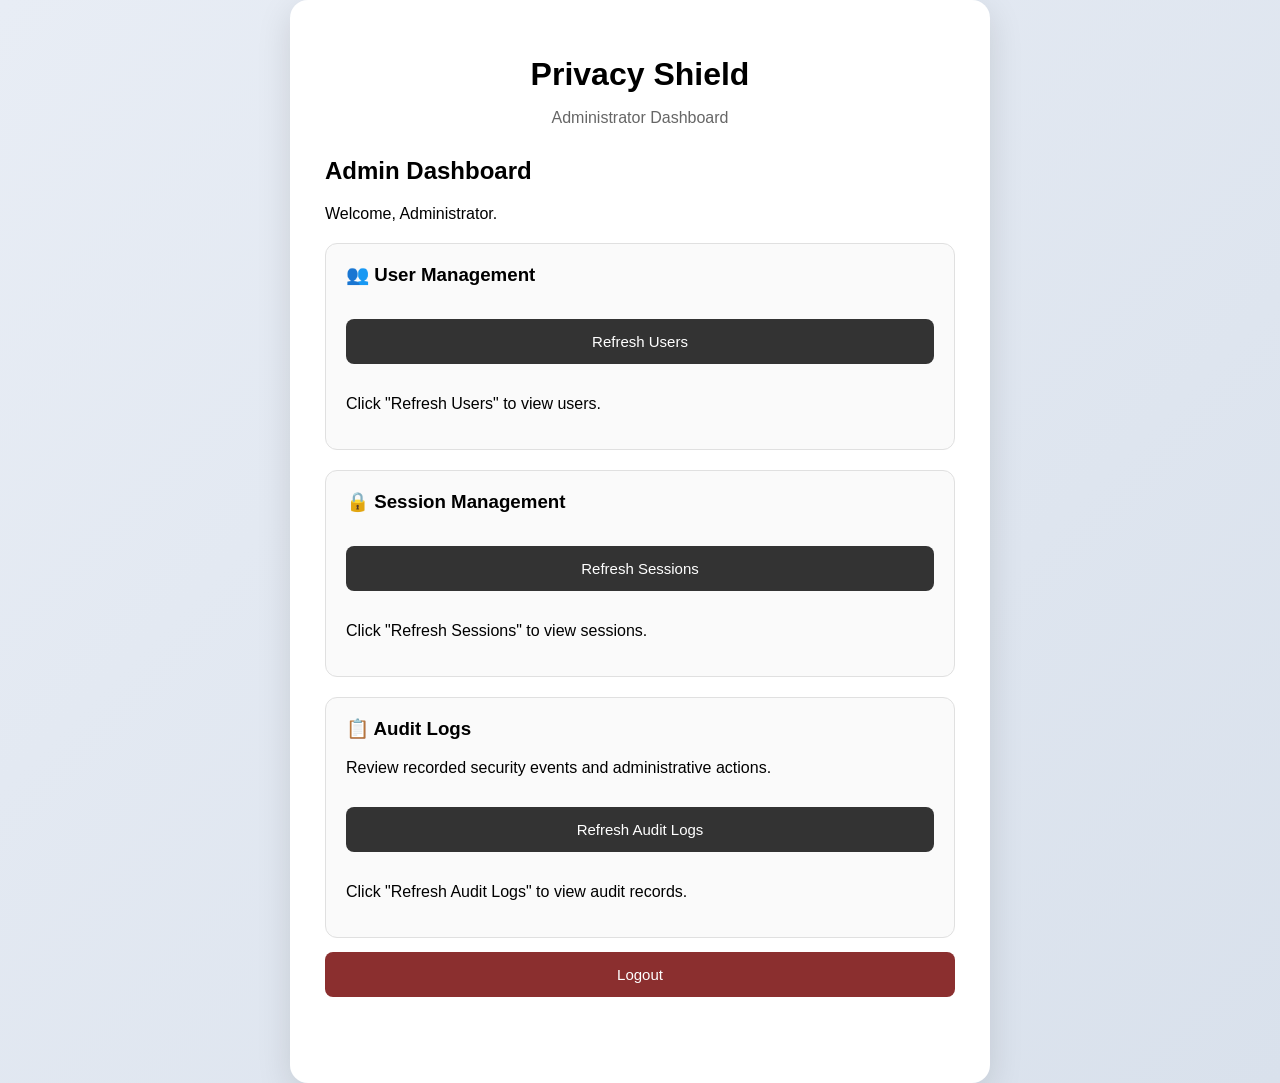
<file: src/main/resources/static/admin-dashboard.html>
<!DOCTYPE html>
<html lang="en">

<head>

    <meta charset="UTF-8">

    <meta name="viewport"
          content="width=device-width, initial-scale=1.0">

    <title>Privacy Shield - Admin Dashboard</title>

    <link rel="stylesheet"
          href="css/style.css">

</head>

<body>

<div class="container">

    <div class="card dashboard-container">

        <!-- ============================= -->
        <!-- HEADER -->
        <!-- ============================= -->

        <h1>Privacy Shield</h1>

        <p class="subtitle">
            Administrator Dashboard
        </p>

        <h2>Admin Dashboard</h2>

        <p>
            Welcome, Administrator.
        </p>


        <!-- ============================= -->
        <!-- USER MANAGEMENT -->
        <!-- ============================= -->

        <div class="dashboard-card">

            <h3>
                👥 User Management
            </h3>

            <button onclick="loadUsers()">
                Refresh Users
            </button>

            <div id="userList"
                 class="table-container">

                <p>
                    Click "Refresh Users" to view users.
                </p>

            </div>

        </div>


        <!-- ============================= -->
        <!-- SESSION MANAGEMENT -->
        <!-- ============================= -->

        <div class="dashboard-card">

            <h3>
                🔒 Session Management
            </h3>

            <button onclick="loadSessions()">
                Refresh Sessions
            </button>

            <div id="sessionList"
                 class="table-container">

                <p>
                    Click "Refresh Sessions" to view sessions.
                </p>

            </div>

        </div>

        
<!-- ============================= -->
<!-- AUDIT LOGS -->
<!-- ============================= -->

<div class="dashboard-card">

    <h3>📋 Audit Logs</h3>

    <p>
        Review recorded security events and administrative actions.
    </p>

    <button onclick="loadAuditLogs()">
        Refresh Audit Logs
    </button>

    <div id="auditLogList" class="table-container">
        <p>Click "Refresh Audit Logs" to view audit records.</p>
    </div>

</div>


        <!-- ============================= -->
        <!-- LOGOUT -->
        <!-- ============================= -->

        <button
            class="logout-button"
            onclick="logoutAdmin()">

            Logout

        </button>

        <p id="adminMessage"></p>

    </div>

</div>


<script src="js/admin.js"></script>

</body>

</html>
</file>
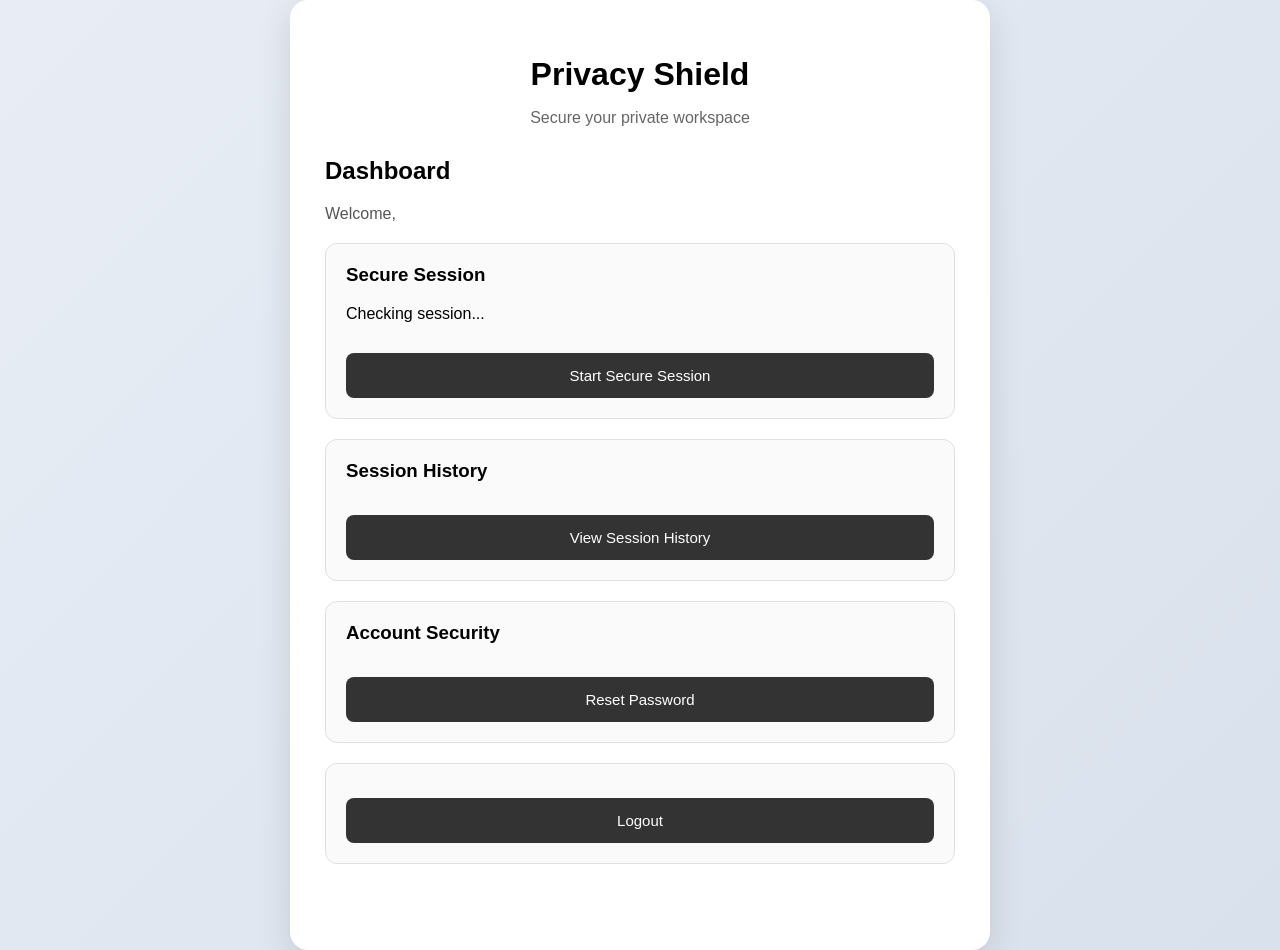
<file: src/main/resources/static/dashboard.html>
<!DOCTYPE html>
<html lang="en">

<head>
    <meta charset="UTF-8">
    <meta name="viewport" content="width=device-width, initial-scale=1.0">

    <title>Privacy Shield - Dashboard</title>

    <link rel="stylesheet" href="css/style.css">
</head>

<body>

<div class="container">

    <div class="card dashboard-container">

        <h1>Privacy Shield</h1>

        <p class="subtitle">
            Secure your private workspace
        </p>

        <h2>Dashboard</h2>

        <p class="dashboard-text">
            Welcome, <strong id="welcomeMessage"></strong>
        </p>


        <!-- SESSION STATUS -->

        <div class="dashboard-card">

            <h3>Secure Session</h3>

            <p id="sessionStatus">
                Checking session...
            </p>

            <div id="sessionIdDisplay" class="hidden">

                <p>
                    Session ID:
                    <strong id="sessionId"></strong>
                </p>

            </div>

            <button
                id="startSessionButton"
                onclick="createWorkspace()">

                Start Secure Session

            </button>

            <button
                id="endSessionButton"
                class="hidden"
                onclick="endSecureSession()">

                End Secure Session

            </button>

        </div>


        <!-- WORKSPACE -->

        <div
            id="workspaceCard"
            class="dashboard-card hidden">

            <h3>Secure Workspace</h3>

            <p>
                Your private workspace is ready.
            </p>

            <button onclick="openWorkspace()">

                Open Secure Workspace

            </button>

        </div>


        <!-- SESSION HISTORY -->

        <div class="dashboard-card">

            <h3>Session History</h3>

            <button onclick="viewSessions()">

                View Session History

            </button>

            <div
                id="sessionHistory"
                class="hidden">

            </div>

        </div>


        <!-- PASSWORD RESET -->

        <div class="dashboard-card">

            <h3>Account Security</h3>

            <button onclick="showResetPassword()">

                Reset Password

            </button>


            <div
                id="resetPasswordSection"
                class="hidden">

                <br>

                <input
                    type="password"
                    id="newPassword"
                    placeholder="Enter new password"
                >

                <button onclick="resetPassword()">

                    Change Password

                </button>

                <p id="resetMessage"></p>

            </div>

        </div>


        <!-- LOGOUT -->

        <div class="dashboard-card">

            <button onclick="logoutUser()">

                Logout

            </button>

        </div>


        <p id="dashboardMessage"></p>

    </div>

</div>


<script src="js/app.js"></script>

</body>

</html>
</file>
<file: src/main/resources/static/css/style.css>
* {
    box-sizing: border-box;
}


body {

    margin: 0;

    font-family:
        Arial,
        sans-serif;

    background:
        linear-gradient(
            135deg,
            #e8edf5,
            #d9e1ec
        );

    min-height:
        100vh;

}


.container {

    width:
        100%;

    min-height:
        100vh;

    display:
        flex;

    justify-content:
        center;

    align-items:
        center;

}


.card {

    width:
        400px;

    background:
        white;

    padding:
        35px;

    border-radius:
        18px;

    box-shadow:
        0 10px 35px
        rgba(
            0,
            0,
            0,
            0.12
        );

}


h1 {

    text-align:
        center;

    margin-bottom:
        10px;

    font-size:
        32px;

}


h2 {

    margin-top:
        30px;

}


.subtitle {

    text-align:
        center;

    color:
        #666;

}


input {

    width:
        100%;

    padding:
        14px;

    margin-top:
        12px;

    border:
        1px solid #ccc;

    border-radius:
        8px;

    font-size:
        15px;

}


input:focus {

    outline:
        none;

    border-color:
        #333;

}


button {

    width:
        100%;

    margin-top:
        14px;

    padding:
        14px;

    border:
        none;

    border-radius:
        8px;

    background:
        #333;

    color:
        white;

    font-size:
        15px;

    cursor:
        pointer;

}


button:hover {

    background:
        #555;

}


button:disabled {

    opacity:
        0.6;

    cursor:
        not-allowed;

}


.hidden {

    display:
        none !important;

}


.link-button {

    width:
        auto;

    padding:
        0;

    margin:
        0;

    background:
        transparent;

    color:
        #333;

    text-decoration:
        underline;

    font-size:
        inherit;

}


.link-button:hover {

    background:
        transparent;

    color:
        #666;

}


.message {

    min-height:
        20px;

    margin-top:
        15px;

    text-align:
        center;

    color:
        #444;

}


.switch-text {

    text-align:
        center;

    margin-top:
        20px;

}


.welcome {

    text-align:
        center;

    font-size:
        16px;

}


.logout-button {

    background:
        #8b2f2f;

}


.logout-button:hover {

    background:
        #a83b3b;

}

/* =========================================================
   DASHBOARD
   ========================================================= */

.dashboard-container {

    width:
        700px;

    max-width:
        95%;

}


.dashboard-text {

    margin-top:
        10px;

    color:
        #555;

}


.dashboard-card {

    margin-top:
        20px;

    padding:
        20px;

    border:
        1px solid #e0e0e0;

    border-radius:
        12px;

    background:
        #fafafa;

}


.dashboard-card h3 {

    margin-top:
        0;

}


.table-container {

    width:
        100%;

    margin-top:
        15px;

    overflow-x:
        auto;

}


.table-container table {

    width:
        100%;

    border-collapse:
        collapse;

    background:
        white;

}


.table-container th,
.table-container td {

    padding:
        12px;

    border:
        1px solid #ddd;

    text-align:
        left;

    white-space:
        nowrap;

}


.table-container th {

    background:
        #f0f0f0;

    font-weight:
        bold;

}


.table-container tr:hover {

    background:
        #f8f8f8;

}


#sessionHistory {

    margin-top:
        15px;

}


#dashboardMessage,
#workspaceMessage,
#adminMessage,
#uploadMessage,
#resetMessage {

    min-height:
        20px;

    margin-top:
        15px;

    text-align:
        center;

}

/* =========================================================
   REGISTRATION INPUT HINT
   ========================================================= */

.input-hint {
    font-size: 12px;
    color: #777;
    text-align: left;
    margin-top: -8px;
    margin-bottom: 12px;
    line-height: 1.5;
}


/* =========================================================
   PASSWORD WRAPPER
   ========================================================= */

.password-wrapper {
    position: relative;
    width: 100%;
}

.password-wrapper input {
    width: 100%;
    padding-right: 50px;
    box-sizing: border-box;
}


/* =========================================================
   PASSWORD SHOW / HIDE BUTTON
   ========================================================= */

.password-toggle {
    position: absolute;

    right: 10px;
    top: 50%;

    transform: translateY(-50%);

    width: auto;

    margin: 0;
    padding: 5px;

    border: none;
    background: transparent;

    color: #555;

    cursor: pointer;

    font-size: 18px;
}

.password-toggle:hover {
    background: transparent;
    color: #222;
}


/* =========================================================
   PASSWORD REQUIREMENTS
   ========================================================= */

.password-requirements {
    text-align: left;

    margin-top: -5px;
    margin-bottom: 15px;

    font-size: 13px;

    line-height: 1.7;
}

.password-requirements div {
    color: #777;
}

.password-requirements div.valid {
    color: #198754;
}

.password-requirements div.invalid {
    color: #777;
}
</file>
